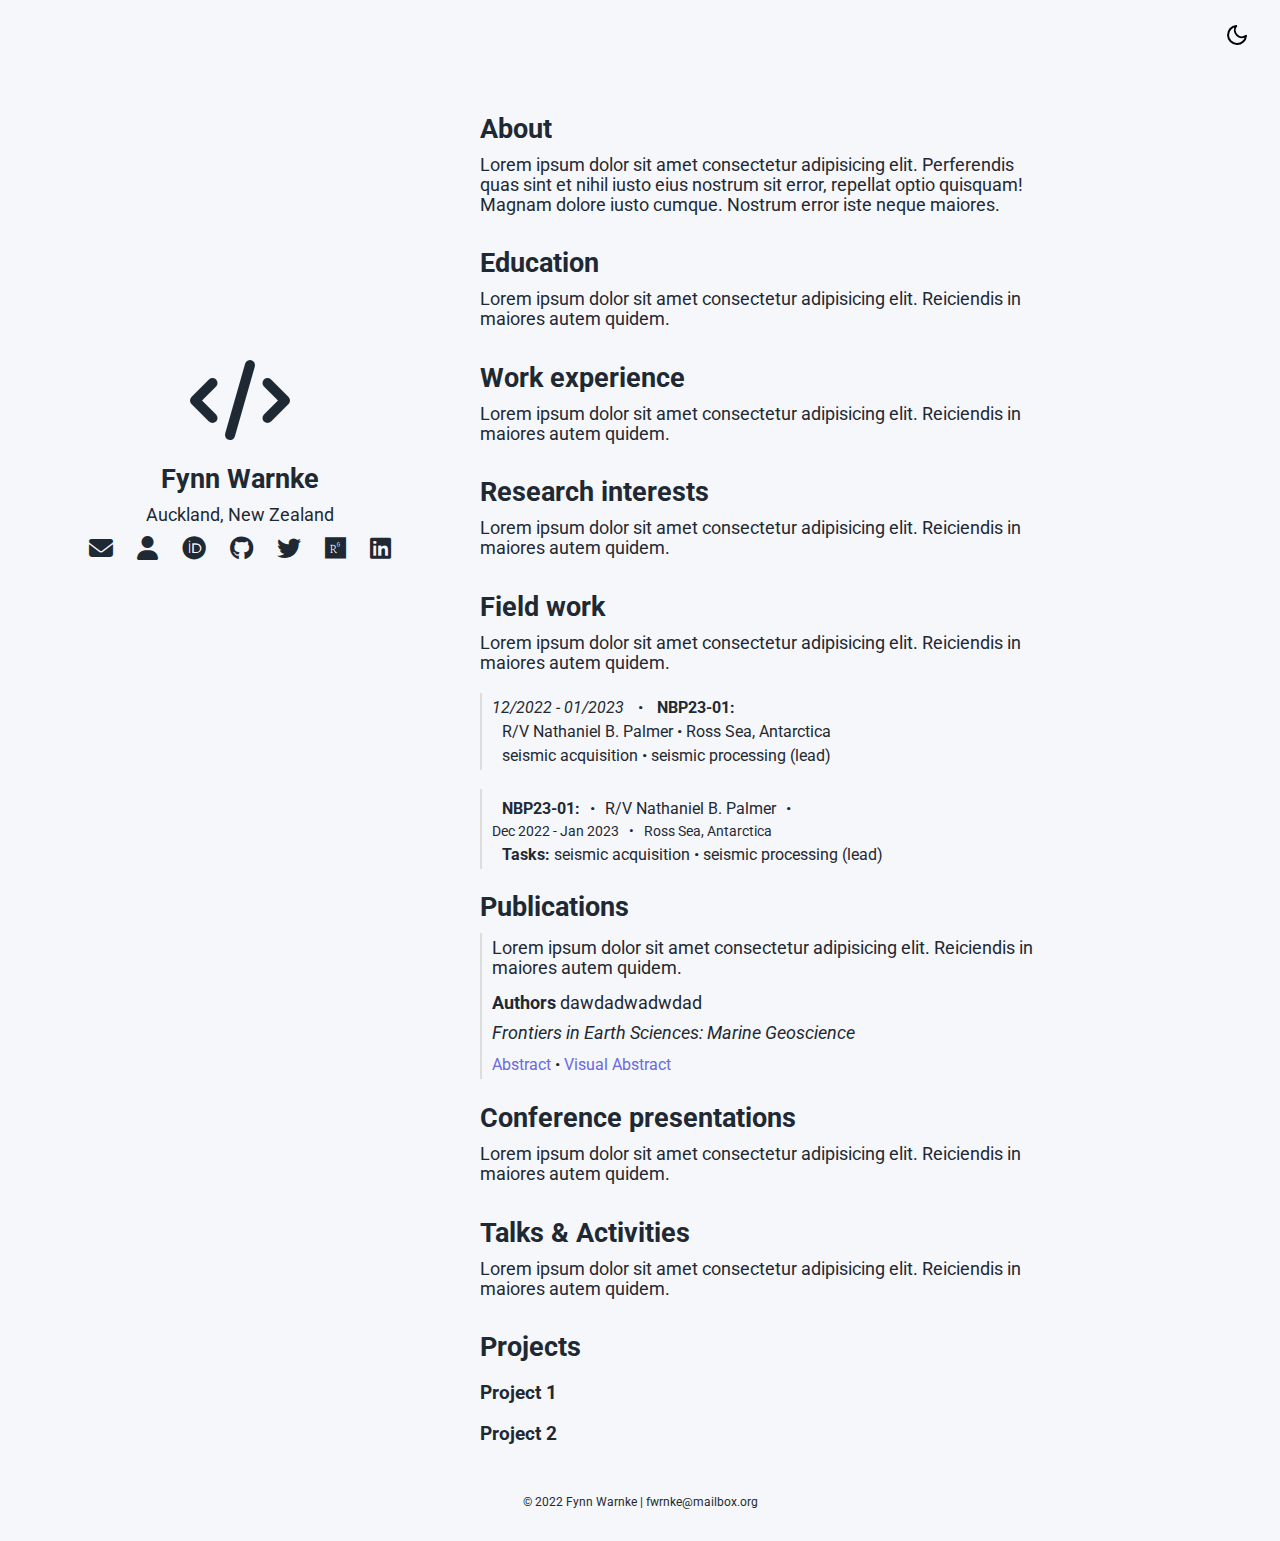
<file: index.html>
<!DOCTYPE html>
<html lang="en">
<head>
    <meta charset="UTF-8">
    <meta name="viewport" content="width=device-width, initial-scale=1.0">
    <meta http-equiv="X-UA-Compatible" content="ie=edge">
    <meta name="color-scheme" content="dark light" />
    <meta name="theme-color" media="(prefers-color-scheme: dark)" />
    <meta name="theme-color" media="(prefers-color-scheme: light)" />
    <!-- <link rel="stylesheet" href="https://use.fontawesome.com/releases/v5.4.1/css/all.css" integrity="sha384-5sAR7xN1Nv6T6+dT2mhtzEpVJvfS3NScPQTrOxhwjIuvcA67KV2R5Jz6kr4abQsz" crossorigin="anonymous"> -->
    <link rel="stylesheet" href="https://cdnjs.cloudflare.com/ajax/libs/font-awesome/6.2.1/css/all.min.css">
    <link rel="stylesheet" href="style.css">
    <title>Academic Portfolio | Fynn Warnke</title>
</head>

<body>
    <div class="grid-2">
        <div class="section-1">
            <div class="stick">
            <i class="fas fa-code fa-5x white"></i>
            <h2>Fynn Warnke</h2>
            <p>Auckland, New Zealand</p>
            <a href="mailto:mailto:fwrnke@mailbox.org"><i class="fa-solid fa-envelope"></i></a>
            <a href="https://profiles.auckland.ac.nz/fynn-warnke"><i class="fa-solid fa-user"></i></a>
            <a href="https://orcid.org/0000-0002-7477-5058"><i class="fab fa-orcid"></i></a>
            <a href="https://github.com/fwrnke"><i class="fab fa-github"></i></a>
            <a href="https://twitter.com/fwrnke"><i class="fab fa-twitter"></i></a>
            <a href="https://www.researchgate.net/profile/Fynn-Warnke"><i class="fab fa-researchgate"></i></a>
            <a href="https://www.linkedin.com/in/fynn-warnke/"><i class="fab fa-linkedin"></i></a>
            </div>
        </div>
        <div class="section-2">
            <button class="theme-buttom" id="theme" aria-label="auto" aria-live="polite">
                    <svg width="32" height="32" viewBox="0 0 32 32" fill="none" stroke="currentColor" stroke-width="2" stroke-linecap="round" stroke-linejoin="round">
                        <path d="M21 12.79A9 9 0 1 1 11.21 3 7 7 0 0 0 21 12.79z"></path>
                    </svg>
                    
                </svg>
            </button>
            
            </svg>
            
            <h2>About</h2>
            <p>Lorem ipsum dolor sit amet consectetur adipisicing elit. Perferendis quas sint et nihil iusto eius nostrum sit error, repellat optio quisquam! Magnam dolore iusto cumque. Nostrum error iste neque maiores.</p>
            
            <h2>Education</h2>
            <p>Lorem ipsum dolor sit amet consectetur adipisicing elit. Reiciendis in maiores autem quidem.</p>
            
            <h2>Work experience</h2>
            <p>Lorem ipsum dolor sit amet consectetur adipisicing elit. Reiciendis in maiores autem quidem.</p>
            
            <h2>Research interests</h2>
            <p>Lorem ipsum dolor sit amet consectetur adipisicing elit. Reiciendis in maiores autem quidem.</p>
            
            <h2>Field work</h2>
            <p>Lorem ipsum dolor sit amet consectetur adipisicing elit. Reiciendis in maiores autem quidem.</p>
            <div class="feature">
                <span style="font-style:italic;">12/2022 - 01/2023</span>                
                <span id="divdot">&bull;</span>
                <span style="font-weight:bold;">NBP23-01: </span><br>
                <span id="vessel">R/V Nathaniel B. Palmer  &bull;  Ross Sea, Antarctica</span><br>

                <span id="tasks">seismic acquisition  &bull;  seismic processing (lead)</span>
            </div>
            <br>
            <div class="feature">
                <span id="cruise" style="font-weight:bold;">NBP23-01: </span><span id="divdot">&bull;</span><span>R/V Nathaniel B. Palmer</span><span id="divdot">&bull;</span>
                <span id="cruise-metadata">Dec 2022 - Jan 2023<span id="divdot">&bull;</span>Ross Sea, Antarctica</span><br>

                <span id="tasks"><b>Tasks:</b> seismic acquisition  &bull;  seismic processing (lead)</span>
            </div>

            <!-- <h2>Skills</h2> -->
            <!-- <p>Lorem ipsum dolor sit amet consectetur adipisicing elit. Reiciendis in maiores autem quidem obcaecati excepturi! Cupiditate eaque itaque magni voluptatibus neque nobis est dolor? Atque sunt minus ipsa asperiores. At.</p> -->
            <!-- <button class="button">Skill1</button> -->
            <!-- <button class="button">Skill2</button> -->
            <!-- <button class="button">Skill3</button> -->
            <!-- <button class="button">Skill4</button> -->
            <!-- <button class="button">Skill5</button> -->
            
            <h2>Publications</h2>
            <div class="feature">
                <span class="papertitle">Lorem ipsum dolor sit amet consectetur adipisicing elit. Reiciendis in maiores autem quidem.</span><br>
                <span class="authors"><span class="authors firstauthor">Authors</span> dawdadwadwdad</span><br>
                <a class="journal" href="https://medium.com/@emilymenonbender/on-academic-freedom-and-ethics-review-continuing-the-conversation-256e5cc3b542" target="_blank">Frontiers in Earth Sciences: Marine Geoscience</a><br>
                <a class="tag" href="https://arxiv.org/abs/2106.01105" target="_blank"  data-toggle="tooltip" data-placement="bottom" title="Paper abstract">Abstract</a>
                <span>&bull;</span>
                <a class="tag" href="https://arxiv.org/abs/2106.01105" target="_blank"  data-toggle="tooltip" data-placement="bottom" title="Visual abstract">Visual Abstract</a>
            </div>
            
            <h2>Conference presentations</h2>
            <p>Lorem ipsum dolor sit amet consectetur adipisicing elit. Reiciendis in maiores autem quidem.</p>
            
            <h2>Talks & Activities </h2>
            <p>Lorem ipsum dolor sit amet consectetur adipisicing elit. Reiciendis in maiores autem quidem.</p>

            <h2>Projects</h2>
            <h3>Project 1</h3>
            <h3>Project 2</h3>
            
        </div>
    </div>
    <footer>
        <p class="copyright">© 2022 Fynn Warnke | <a href="mailto:fwrnke@mailbox.org">fwrnke@mailbox.org</a></p>
    </footer>
    <script>
    document.getElementById("theme").addEventListener("click", () => {
        const meta = document.querySelector('meta[name="color-scheme"]');
        if (meta.content === "light") {
            meta.content = "dark";
            document.body.classList.remove("light-mode");
            document.body.classList.add("dark-mode");
        } else {
            meta.content = "light";
            document.body.classList.remove("dark-mode");
            document.body.classList.add("light-mode");
        }
    });
    </script>
</body>
</html>
</file>
<file: style.css>
/* global */
@import url('https://fonts.googleapis.com/css?family=Roboto');

@media (prefers-color-scheme: light) {
    :root {
        --color-primary: #F5F7FA;
        --color-secondary: #1F2933;
        --color-buttoms: #52606D;
    }

}@media (prefers-color-scheme: dark) {
    :root {
        --color-primary: #1F2933;
        --color-secondary: #F5F7FA;
        --color-buttoms: #CBD2D9;
    }
}

.light-mode {
    --color-primary: #F5F7FA;
    --color-secondary: #1F2933;
    --color-buttoms: #52606D;
}

.dark-mode {
    --color-primary: #1F2933;
    --color-secondary: #F5F7FA;
    --color-buttoms: #CBD2D9;
}

.grid-2{
    display: grid;
    grid-template-columns: 0.6fr 1fr;
}

body{
    margin: 0;
    padding: 0;
    font-family: 'Roboto', sans-serif;
    background-color: var(--color-primary); /* #101214; */
    color: var(--color-secondary); /* #7A7C80; */
}

a{
    color: var(--color-secondary);
    text-decoration: none;
}
/* Section 1 */
.section-1{
    padding-top: 40vh;
    text-align: center;
}

.section-1 p{
    font-size: 1.1rem;
    padding-bottom: 10px;
    margin:0;
}

.section-1 h2{
    font-size: 1.7rem;
    margin-bottom: 10px;
}

.section-1 a{
    font-size: 1.5rem;
    padding: 10px;
}

/* Section 2: information */
.section-2{
    padding-top: 10vh;
    width: 70%;
}

.section-2 h2{
    font-size: 1.7rem;
    margin-bottom: 10px;
}

.section-2 p{
    font-size: 1.1rem;
    padding-bottom: 10px;
    margin: 0;
    margin-bottom: 10px;
    /* box-shadow: 1px 2px 3px rgba(0, 0, 0, 0.05); */
}

.feature {
    border-left: 2px solid #ddd;
    text-align: left;
    padding-top: 5px;
    padding-bottom: 5px;
    padding-left: 10px;
}

.papertitle {
	font-size: 1.1rem;
    padding-bottom: 15px;
    display: inline-block;
}
.authors {
	font-size: 1.1rem;
    padding-bottom: 5px;
    display: inline-block;
}
.firstauthor {
	font-weight: bold;
}
.journal {
	font-size: 1.1rem;
    font-style: italic;
    padding-bottom: 12px;
    display: inline-block;
}
.tag {
    font-size: 1rem;
    color: #6a68e3;
}

#divdot {
    padding-left: 10px;
    padding-right: 10px;
}

#cruise {
    padding-top: 5px;
    padding-left: 10px;
    display: inline-block;
}
#cruise-metadata {
    font-size: 0.9rem;
    padding-top: 5px;
    /* padding-left: 10px; */
    display: inline-block;
}
#vessel {
    padding-top: 5px;
    padding-left: 10px;
    display: inline-block;
}
#tasks {
    padding-top: 5px;
    padding-left: 10px;
    font-size: 1.0rem;
    display: inline-block;
}

/* 
.section-2 a{
    display: block;
    padding: 5px;
    font-size: 1.2rem;
    padding-left: 0;
    width: 100px;
}
*/
/* animations & utilities */
/* .section-2 a:hover{
    font-size: 1.3rem;
    color: #fff;
    cursor: pointer;
    transition: 0.2s;
}*/

.section-1 a:hover{
    color: #fff;
    cursor: pointer;
    transition: 0.3s;
}

.white:hover{
    position: relative;
    padding-left: 10px;
}

.button {
    background-color: var(--color-buttoms);
    opacity: 0.2;
    border: none;
    color: var(--color-secondary);
    padding: 7.5px 20px;
    text-align: center;
    text-decoration: none;
    font-size: 1rem;
    font-weight: bold;
    display: inline-block;
    margin: 2px 2px;
    cursor: pointer;
    border-radius: 16px;
  }
  .button:hover{
    cursor: pointer;
    transition: 0.3s;
    font-size: medium;
  }

.copyright{
    color: var(--color-secondary);
    font-size: 0.75rem;
    padding: 20px 0;
    text-align: center;
}

.theme-buttom{
    padding: 1em;
    border: none;
    background: none;
    text-align:center;
    position: absolute;
    top: 10px;
    right: 10px;

}
  
/* media queres */
@media(max-width:780px){
    .grid-2{
        grid-template-columns: 1fr;
    }
    .section-1{
        padding:0;
        padding-top: 5rem;
    }
    .section-2{
        padding: 0;
        padding-left: 1.5rem;
        padding-top: 2rem;
    }
}
</file>
